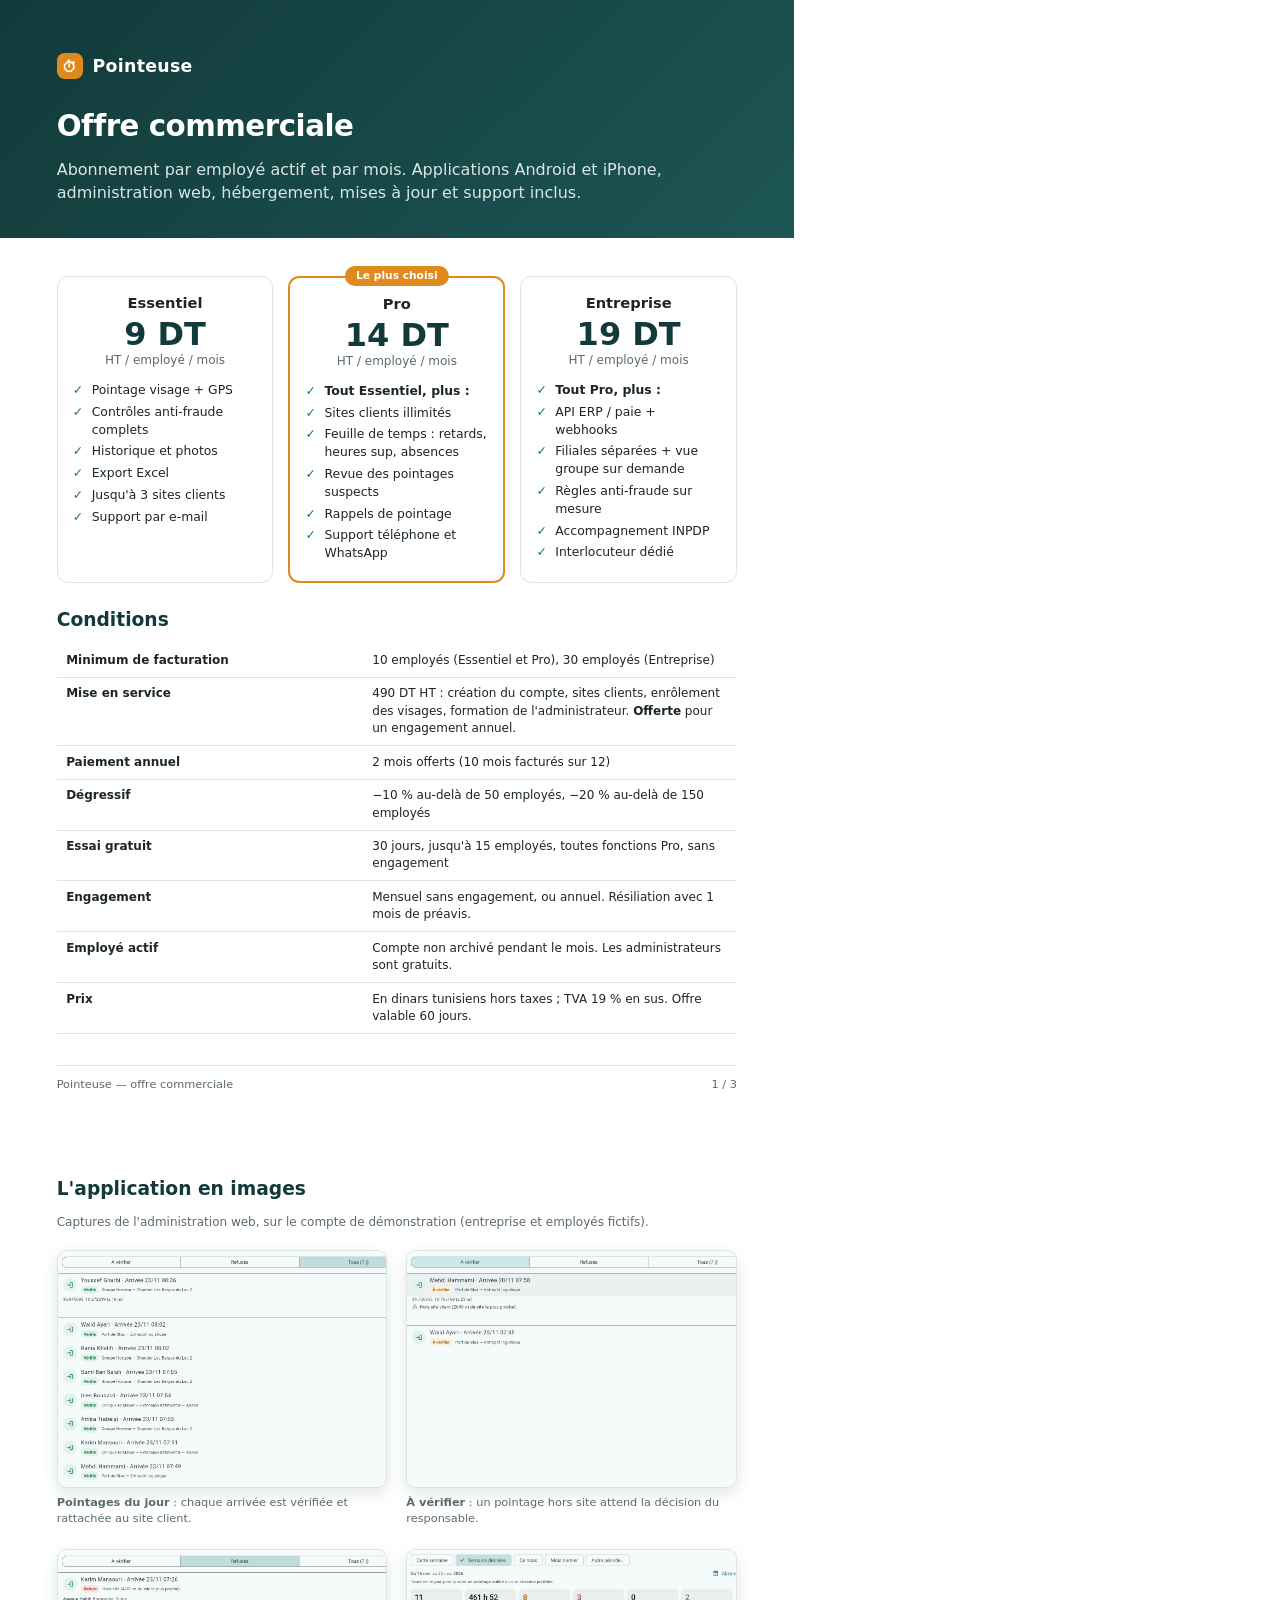
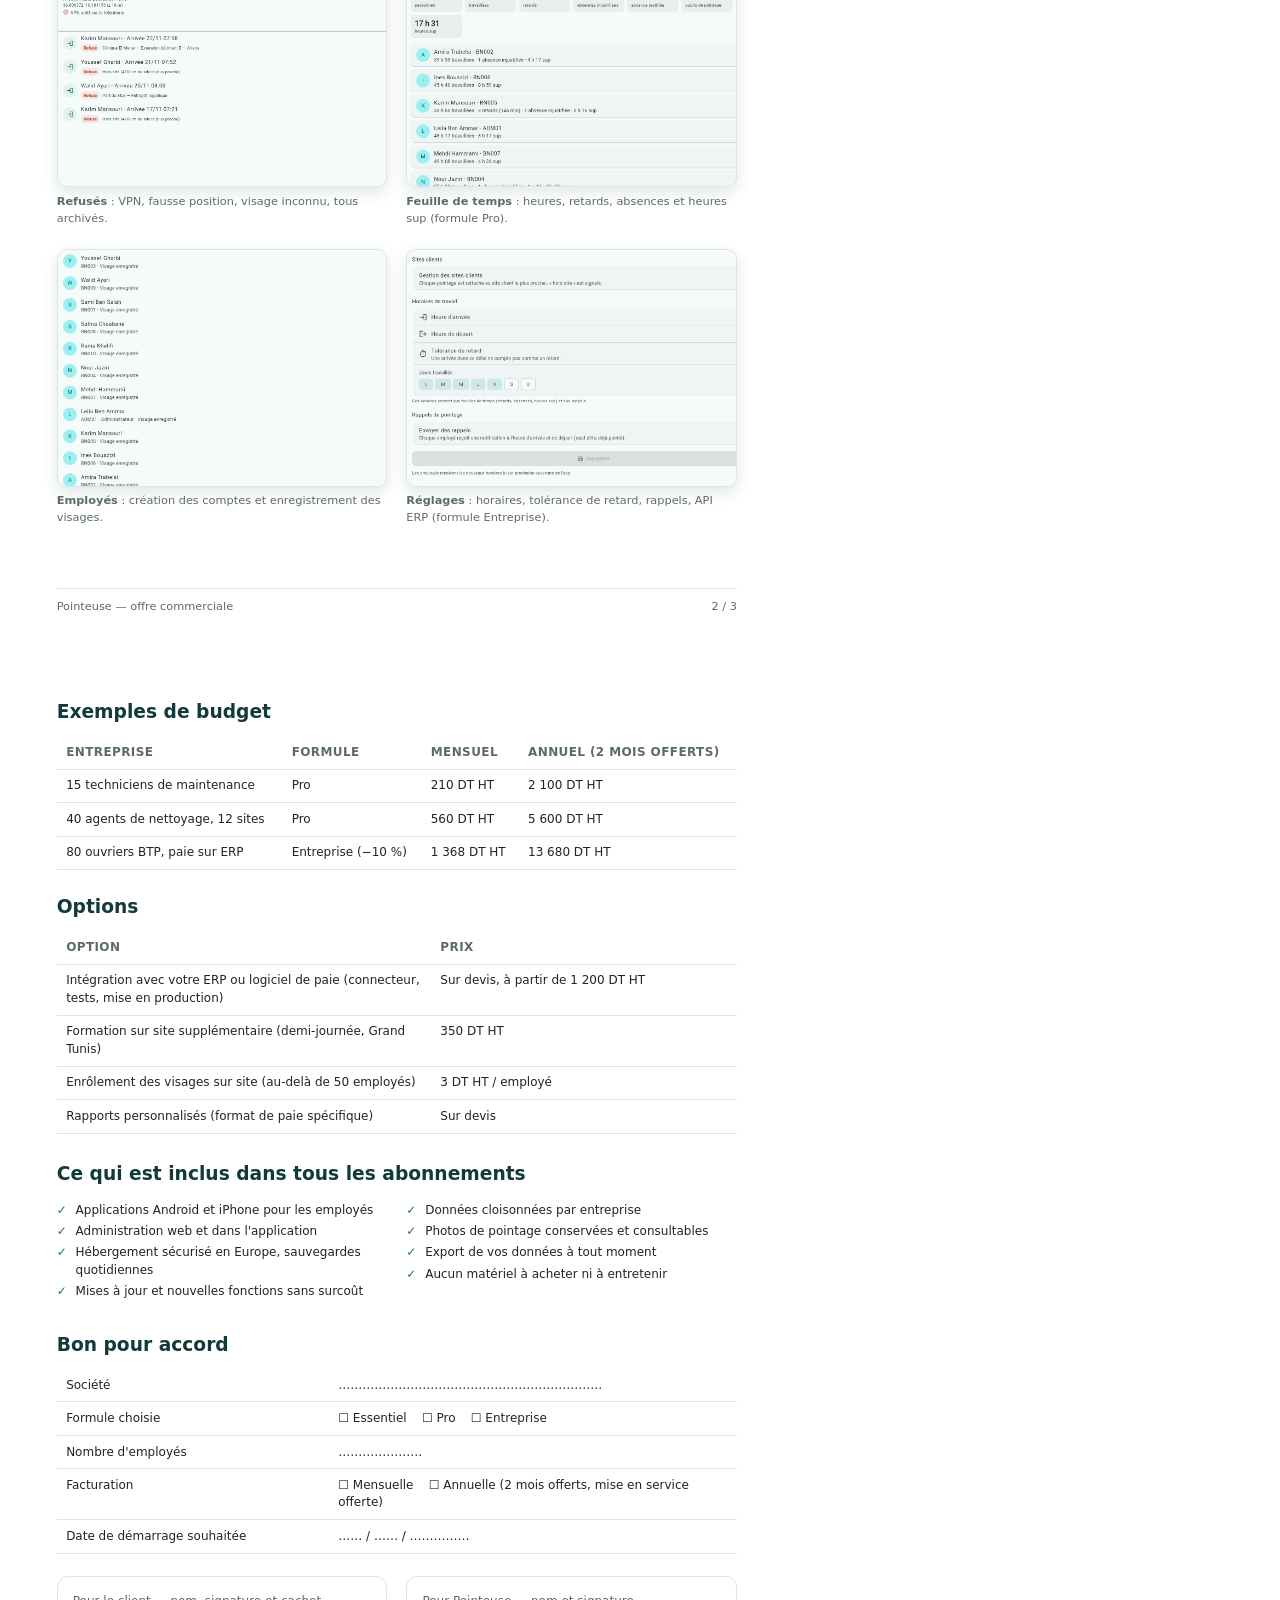
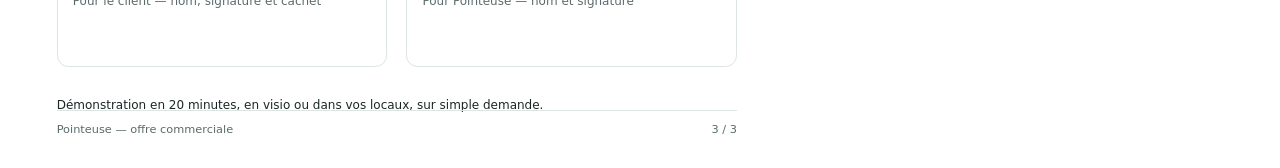
<file: commercial/src/offre.html>
<!doctype html>
<html lang="fr">
<head><meta charset="utf-8"><title>Pointeuse — Offre commerciale</title><link rel="stylesheet" href="style.css"></head>
<body>

<section class="page">
  <div class="hero" style="padding-bottom: 9mm;">
    <div class="logo"><span class="dot">⏱</span> Pointeuse</div>
    <h1 style="font-size: 22pt;">Offre commerciale</h1>
    <p class="lead" style="max-width: none;">Abonnement par employé actif et par mois. Applications Android et iPhone, administration web, hébergement, mises à jour et support inclus.</p>
  </div>

  <div class="pad" style="padding-top: 10mm;">
    <div class="grid3" style="margin-bottom: 6mm;">
      <div class="card price">
        <h3>Essentiel</h3>
        <div class="amt">9 DT</div><div class="unit">HT / employé / mois</div>
        <ul class="check">
          <li>Pointage visage + GPS</li>
          <li>Contrôles anti-fraude complets</li>
          <li>Historique et photos</li>
          <li>Export Excel</li>
          <li>Jusqu'à 3 sites clients</li>
          <li>Support par e-mail</li>
        </ul>
      </div>
      <div class="card price featured">
        <h3>Pro</h3>
        <div class="amt">14 DT</div><div class="unit">HT / employé / mois</div>
        <ul class="check">
          <li><b>Tout Essentiel, plus :</b></li>
          <li>Sites clients illimités</li>
          <li>Feuille de temps : retards, heures sup, absences</li>
          <li>Revue des pointages suspects</li>
          <li>Rappels de pointage</li>
          <li>Support téléphone et WhatsApp</li>
        </ul>
      </div>
      <div class="card price">
        <h3>Entreprise</h3>
        <div class="amt">19 DT</div><div class="unit">HT / employé / mois</div>
        <ul class="check">
          <li><b>Tout Pro, plus :</b></li>
          <li>API ERP / paie + webhooks</li>
          <li>Filiales séparées + vue groupe sur demande</li>
          <li>Règles anti-fraude sur mesure</li>
          <li>Accompagnement INPDP</li>
          <li>Interlocuteur dédié</li>
        </ul>
      </div>
    </div>

    <h2>Conditions</h2>
    <table class="small">
      <tr><td style="width: 45%"><b>Minimum de facturation</b></td><td>10 employés (Essentiel et Pro), 30 employés (Entreprise)</td></tr>
      <tr><td><b>Mise en service</b></td><td>490 DT HT : création du compte, sites clients, enrôlement des visages, formation de l'administrateur. <b>Offerte</b> pour un engagement annuel.</td></tr>
      <tr><td><b>Paiement annuel</b></td><td>2 mois offerts (10 mois facturés sur 12)</td></tr>
      <tr><td><b>Dégressif</b></td><td>−10 % au-delà de 50 employés, −20 % au-delà de 150 employés</td></tr>
      <tr><td><b>Essai gratuit</b></td><td>30 jours, jusqu'à 15 employés, toutes fonctions Pro, sans engagement</td></tr>
      <tr><td><b>Engagement</b></td><td>Mensuel sans engagement, ou annuel. Résiliation avec 1 mois de préavis.</td></tr>
      <tr><td><b>Employé actif</b></td><td>Compte non archivé pendant le mois. Les administrateurs sont gratuits.</td></tr>
      <tr><td><b>Prix</b></td><td>En dinars tunisiens hors taxes ; TVA 19 % en sus. Offre valable 60 jours.</td></tr>
    </table>


  </div>
  <div class="footer"><span>Pointeuse — offre commerciale</span><span>1 / 3</span></div>
</section>

<section class="page">
  <div class="pad">
    <h2>L'application en images</h2>
    <p class="small muted" style="margin-bottom: 5mm;">Captures de l'administration web, sur le compte de démonstration (entreprise et employés fictifs).</p>
    <div class="grid2" style="row-gap: 6mm;">
      <div><div class="shot" style="height: 63mm;"><img style="width: 150%; height: auto; margin-left: -24%; margin-top: -5mm;" src="../captures/06_pointages_7j.png" alt=""></div><div class="shot-cap"><b>Pointages du jour</b> : chaque arrivée est vérifiée et rattachée au site client.</div></div>
      <div><div class="shot" style="height: 63mm;"><img style="width: 150%; height: auto; margin-left: -24%; margin-top: -5mm;" src="../captures/07_a_verifier.png" alt=""></div><div class="shot-cap"><b>À vérifier</b> : un pointage hors site attend la décision du responsable.</div></div>
      <div><div class="shot" style="height: 63mm;"><img style="width: 150%; height: auto; margin-left: -24%; margin-top: -5mm;" src="../captures/08_refuses.png" alt=""></div><div class="shot-cap"><b>Refusés</b> : VPN, fausse position, visage inconnu, tous archivés.</div></div>
      <div><div class="shot" style="height: 63mm;"><img style="width: 150%; height: auto; margin-left: -24%; margin-top: -5mm;" src="../captures/09_feuille_de_temps.png" alt=""></div><div class="shot-cap"><b>Feuille de temps</b> : heures, retards, absences et heures sup (formule Pro).</div></div>
      <div><div class="shot" style="height: 63mm;"><img style="width: 150%; height: auto; margin-left: -24%; margin-top: -5mm;" src="../captures/10_employes.png" alt=""></div><div class="shot-cap"><b>Employés</b> : création des comptes et enregistrement des visages.</div></div>
      <div><div class="shot" style="height: 63mm;"><img style="width: 150%; height: auto; margin-left: -24%; margin-top: -5mm;" src="../captures/12_reglages.png" alt=""></div><div class="shot-cap"><b>Réglages</b> : horaires, tolérance de retard, rappels, API ERP (formule Entreprise).</div></div>
    </div>
  </div>
  <div class="footer"><span>Pointeuse — offre commerciale</span><span>2 / 3</span></div>
</section>

<section class="page">
  <div class="pad">
    <h2>Exemples de budget</h2>
    <table class="small" style="margin-bottom: 6mm;">
      <tr><th>Entreprise</th><th>Formule</th><th>Mensuel</th><th>Annuel (2 mois offerts)</th></tr>
      <tr><td>15 techniciens de maintenance</td><td>Pro</td><td>210 DT HT</td><td>2 100 DT HT</td></tr>
      <tr><td>40 agents de nettoyage, 12 sites</td><td>Pro</td><td>560 DT HT</td><td>5 600 DT HT</td></tr>
      <tr><td>80 ouvriers BTP, paie sur ERP</td><td>Entreprise (−10 %)</td><td>1 368 DT HT</td><td>13 680 DT HT</td></tr>
    </table>

    <h2>Options</h2>
    <table class="small" style="margin-bottom: 7mm;">
      <tr><th style="width: 55%">Option</th><th>Prix</th></tr>
      <tr><td>Intégration avec votre ERP ou logiciel de paie (connecteur, tests, mise en production)</td><td>Sur devis, à partir de 1 200 DT HT</td></tr>
      <tr><td>Formation sur site supplémentaire (demi-journée, Grand Tunis)</td><td>350 DT HT</td></tr>
      <tr><td>Enrôlement des visages sur site (au-delà de 50 employés)</td><td>3 DT HT / employé</td></tr>
      <tr><td>Rapports personnalisés (format de paie spécifique)</td><td>Sur devis</td></tr>
    </table>

    <h2>Ce qui est inclus dans tous les abonnements</h2>
    <div class="grid2" style="margin-bottom: 7mm;">
      <ul class="check small">
        <li>Applications Android et iPhone pour les employés</li>
        <li>Administration web et dans l'application</li>
        <li>Hébergement sécurisé en Europe, sauvegardes quotidiennes</li>
        <li>Mises à jour et nouvelles fonctions sans surcoût</li>
      </ul>
      <ul class="check small">
        <li>Données cloisonnées par entreprise</li>
        <li>Photos de pointage conservées et consultables</li>
        <li>Export de vos données à tout moment</li>
        <li>Aucun matériel à acheter ni à entretenir</li>
      </ul>
    </div>

    <h2>Bon pour accord</h2>
    <table class="small" style="margin-bottom: 6mm;">
      <tr><td style="width: 40%">Société</td><td>…………………………………………………………</td></tr>
      <tr><td>Formule choisie</td><td>☐ Essentiel &nbsp;&nbsp; ☐ Pro &nbsp;&nbsp; ☐ Entreprise</td></tr>
      <tr><td>Nombre d'employés</td><td>…………………</td></tr>
      <tr><td>Facturation</td><td>☐ Mensuelle &nbsp;&nbsp; ☐ Annuelle (2 mois offerts, mise en service offerte)</td></tr>
      <tr><td>Date de démarrage souhaitée</td><td>…… / …… / ……………</td></tr>
    </table>
    <div class="grid2" style="margin-bottom: 8mm;">
      <div class="card" style="height: 24mm;"><div class="small muted">Pour le client — nom, signature et cachet</div></div>
      <div class="card" style="height: 24mm;"><div class="small muted">Pour Pointeuse — nom et signature</div></div>
    </div>

<p class="small">Démonstration en 20 minutes, en visio ou dans vos locaux, sur simple demande.</p>
    </div>
  <div class="footer"><span>Pointeuse — offre commerciale</span><span>3 / 3</span></div>
</section>
</body>
</html>
</file>
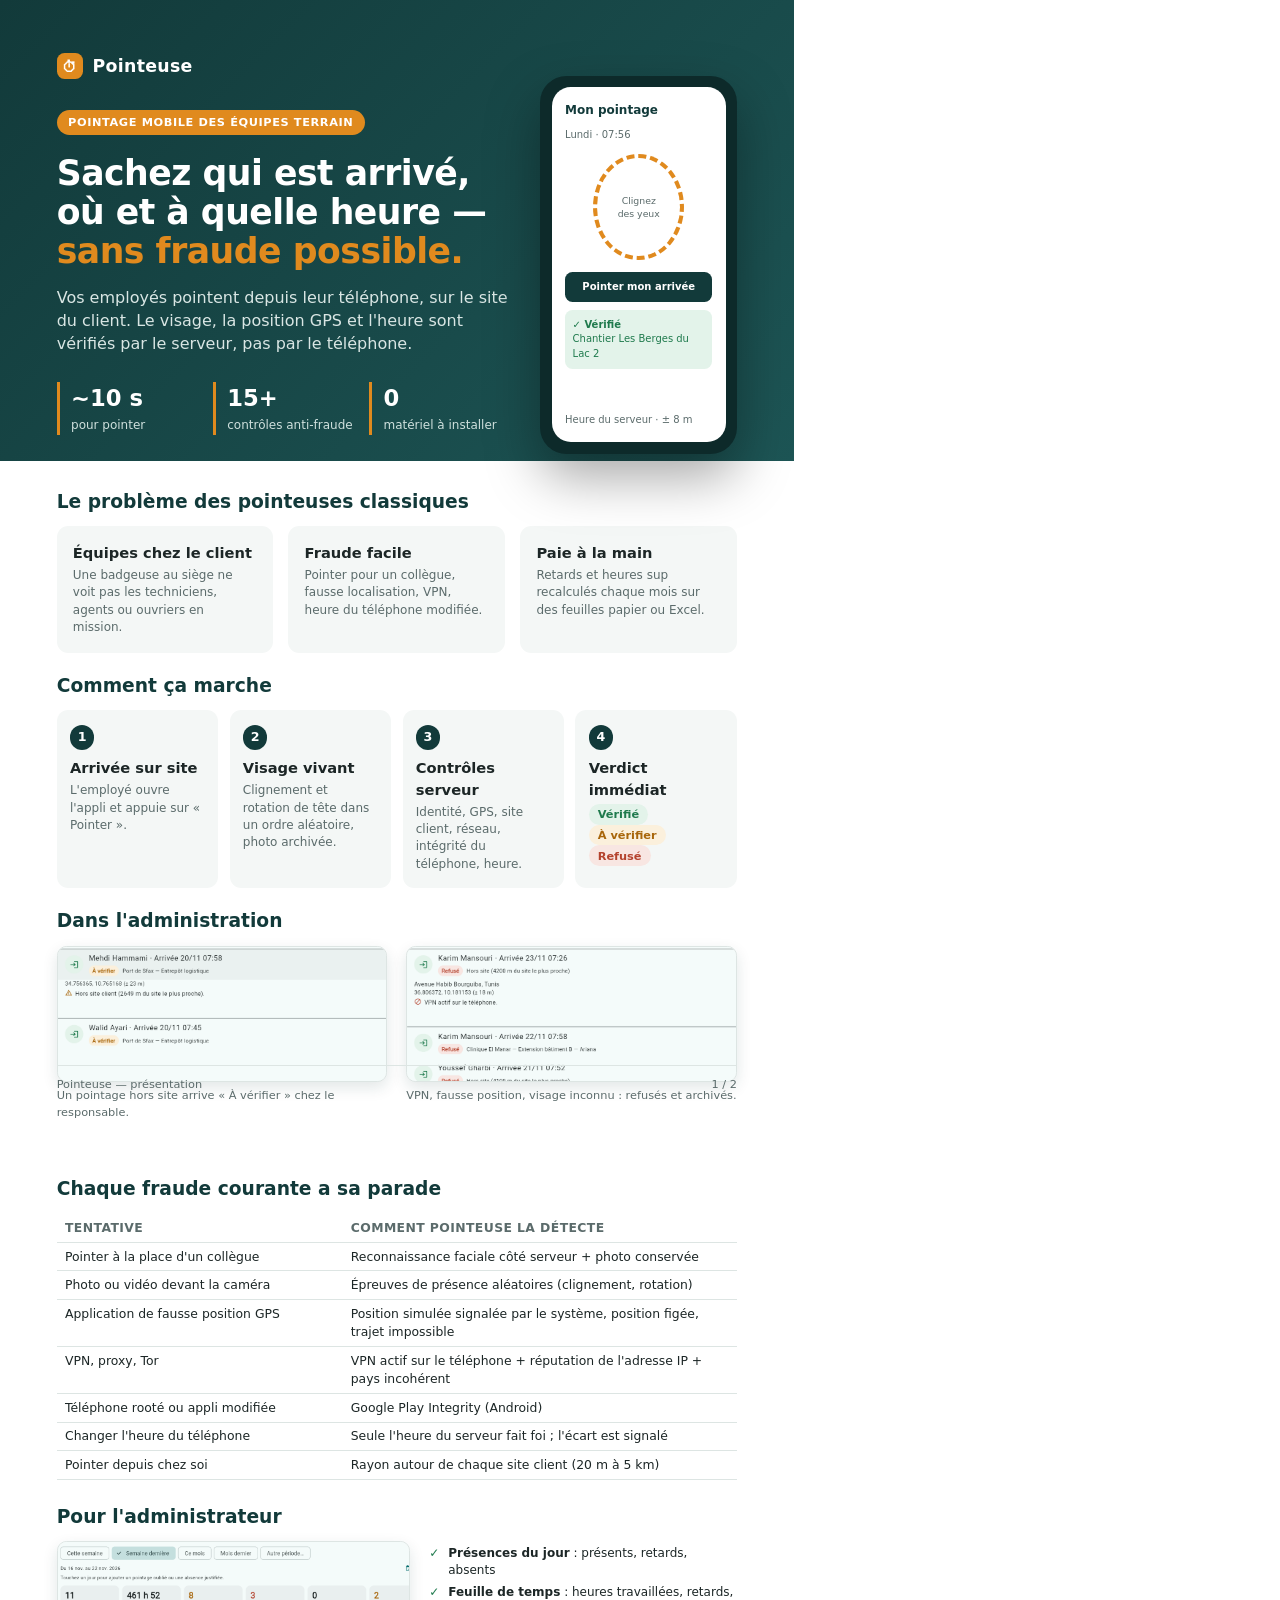
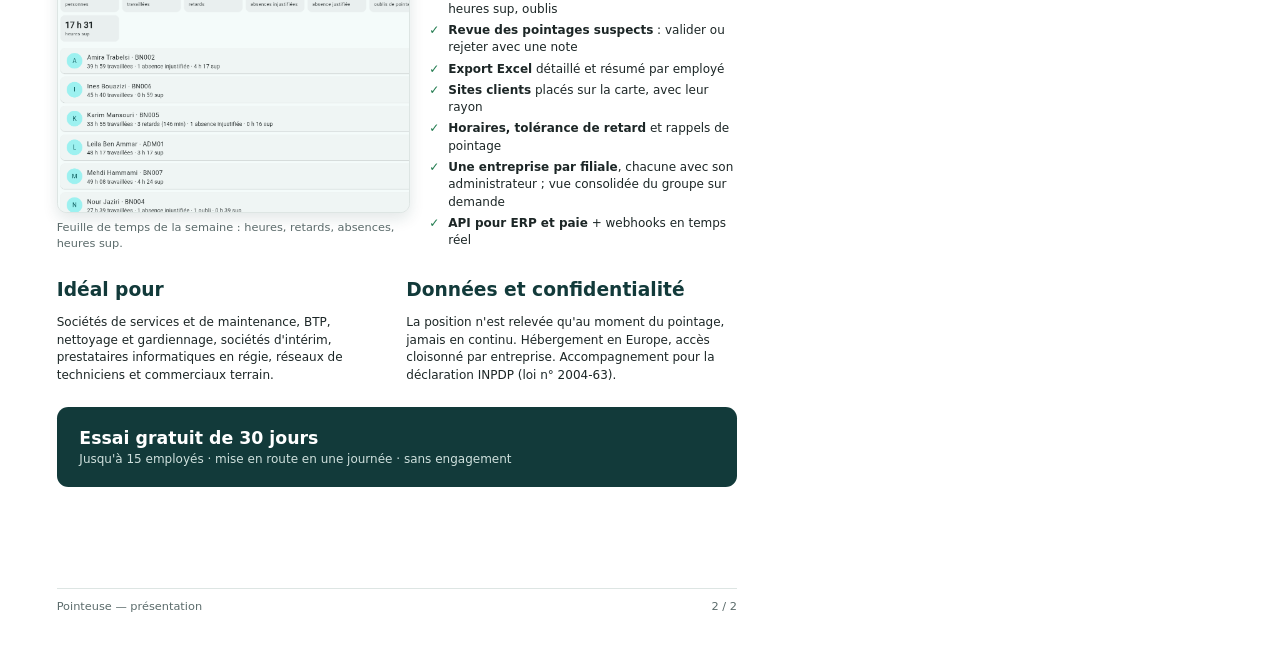
<file: commercial/src/presentation.html>
<!doctype html>
<html lang="fr">
<head><meta charset="utf-8"><title>Pointeuse — Présentation</title><link rel="stylesheet" href="style.css"></head>
<body>

<!-- ============================ PAGE 1 ============================ -->
<section class="page">
  <div class="hero" style="height: 122mm;">
    <div class="logo"><span class="dot">⏱</span> Pointeuse</div>
    <span class="tag">Pointage mobile des équipes terrain</span>
    <h1>Sachez qui est arrivé,<br>où et à quelle heure —<br><span style="color: var(--accent)">sans fraude possible.</span></h1>
    <p class="lead">Vos employés pointent depuis leur téléphone, sur le site du client. Le visage, la position GPS et l'heure sont vérifiés par le serveur, pas par le téléphone.</p>
    <div class="kpi" style="max-width: 120mm;">
      <div><b>~10 s</b><span>pour pointer</span></div>
      <div><b>15+</b><span>contrôles anti-fraude</span></div>
      <div><b>0</b><span>matériel à installer</span></div>
    </div>
    <div class="phone">
      <div class="screen">
        <div class="bar">Mon pointage</div>
        <div class="muted">Lundi · 07:56</div>
        <div class="face">Clignez<br>des yeux</div>
        <div class="btn">Pointer mon arrivée</div>
        <div class="res">✓ Vérifié<br><span style="font-weight:500">Chantier Les Berges du Lac 2</span></div>
        <div class="muted" style="margin-top:auto">Heure du serveur · ± 8 m</div>
      </div>
    </div>
  </div>

  <div class="pad" style="padding-top: 7mm;">
    <h2>Le problème des pointeuses classiques</h2>
    <div class="grid3" style="margin-bottom: 5mm;">
      <div class="card soft"><h3>Équipes chez le client</h3><p class="small muted">Une badgeuse au siège ne voit pas les techniciens, agents ou ouvriers en mission.</p></div>
      <div class="card soft"><h3>Fraude facile</h3><p class="small muted">Pointer pour un collègue, fausse localisation, VPN, heure du téléphone modifiée.</p></div>
      <div class="card soft"><h3>Paie à la main</h3><p class="small muted">Retards et heures sup recalculés chaque mois sur des feuilles papier ou Excel.</p></div>
    </div>

    <h2>Comment ça marche</h2>
    <div class="steps">
      <div class="step"><h3>Arrivée sur site</h3><p class="small muted">L'employé ouvre l'appli et appuie sur « Pointer ».</p></div>
      <div class="step"><h3>Visage vivant</h3><p class="small muted">Clignement et rotation de tête dans un ordre aléatoire, photo archivée.</p></div>
      <div class="step"><h3>Contrôles serveur</h3><p class="small muted">Identité, GPS, site client, réseau, intégrité du téléphone, heure.</p></div>
      <div class="step"><h3>Verdict immédiat</h3><p class="small muted"><span class="pill ok">Vérifié</span> <span class="pill warn">À vérifier</span> <span class="pill bad">Refusé</span></p></div>
    </div>

    <h2 style="margin-top: 5mm;">Dans l'administration</h2>
    <div class="grid2">
      <div><div class="shot" style="height: 36mm;"><img style="width: 200%; height: auto; margin-left: -32%; margin-top: -14mm;" src="../captures/07_a_verifier.png" alt=""></div><div class="shot-cap">Un pointage hors site arrive « À vérifier » chez le responsable.</div></div>
      <div><div class="shot" style="height: 36mm;"><img style="width: 200%; height: auto; margin-left: -32%; margin-top: -14mm;" src="../captures/08_refuses.png" alt=""></div><div class="shot-cap">VPN, fausse position, visage inconnu : refusés et archivés.</div></div>
    </div>
  </div>
  <div class="footer"><span>Pointeuse — présentation</span><span>1 / 2</span></div>
</section>

<!-- ============================ PAGE 2 ============================ -->
<section class="page">
  <div class="pad">
    <h2>Chaque fraude courante a sa parade</h2>
    <table class="compact" style="margin-bottom: 6mm;">
      <tr><th style="width: 42%">Tentative</th><th>Comment Pointeuse la détecte</th></tr>
      <tr><td>Pointer à la place d'un collègue</td><td>Reconnaissance faciale côté serveur + photo conservée</td></tr>
      <tr><td>Photo ou vidéo devant la caméra</td><td>Épreuves de présence aléatoires (clignement, rotation)</td></tr>
      <tr><td>Application de fausse position GPS</td><td>Position simulée signalée par le système, position figée, trajet impossible</td></tr>
      <tr><td>VPN, proxy, Tor</td><td>VPN actif sur le téléphone + réputation de l'adresse IP + pays incohérent</td></tr>
      <tr><td>Téléphone rooté ou appli modifiée</td><td>Google Play Integrity (Android)</td></tr>
      <tr><td>Changer l'heure du téléphone</td><td>Seule l'heure du serveur fait foi ; l'écart est signalé</td></tr>
      <tr><td>Pointer depuis chez soi</td><td>Rayon autour de chaque site client (20 m à 5 km)</td></tr>
    </table>

    <h2>Pour l'administrateur</h2>
    <div style="display: grid; grid-template-columns: 1.15fr 1fr; gap: 5mm; margin-bottom: 6mm; align-items: start;">
      <div><div class="shot" style="height: 72mm;"><img style="width: 160%; height: auto; margin-left: -26%; margin-top: -6mm;" src="../captures/09_feuille_de_temps.png" alt=""></div><div class="shot-cap">Feuille de temps de la semaine : heures, retards, absences, heures sup.</div></div>
      <ul class="check small">
        <li><b>Présences du jour</b> : présents, retards, absents</li>
        <li><b>Feuille de temps</b> : heures travaillées, retards, heures sup, oublis</li>
        <li><b>Revue des pointages suspects</b> : valider ou rejeter avec une note</li>
        <li><b>Export Excel</b> détaillé et résumé par employé</li>
        <li><b>Sites clients</b> placés sur la carte, avec leur rayon</li>
        <li><b>Horaires, tolérance de retard</b> et rappels de pointage</li>
        <li><b>Une entreprise par filiale</b>, chacune avec son administrateur ; vue consolidée du groupe sur demande</li>
        <li><b>API pour ERP et paie</b> + webhooks en temps réel</li>
      </ul>
    </div>

    <div class="grid2" style="margin-bottom: 6mm;">
      <div>
        <h2>Idéal pour</h2>
        <p class="small">Sociétés de services et de maintenance, BTP, nettoyage et gardiennage, sociétés d'intérim, prestataires informatiques en régie, réseaux de techniciens et commerciaux terrain.</p>
      </div>
      <div>
        <h2>Données et confidentialité</h2>
        <p class="small">La position n'est relevée qu'au moment du pointage, jamais en continu. Hébergement en Europe, accès cloisonné par entreprise. Accompagnement pour la déclaration INPDP (loi n° 2004-63).</p>
      </div>
    </div>

    <div class="cta">
      <div>
        <div style="font-size: 13pt; font-weight: 800;">Essai gratuit de 30 jours</div>
        <div class="small" style="color:#cfe0dd">Jusqu'à 15 employés · mise en route en une journée · sans engagement</div>
      </div>
    </div>
  </div>
  <div class="footer"><span>Pointeuse — présentation</span><span>2 / 2</span></div>
</section>
</body>
</html>
</file>
<file: commercial/src/style.css>
@page { size: A4; margin: 0; }
* { box-sizing: border-box; margin: 0; padding: 0; }
:root {
  --brand: #123A3A; --brand2: #1d5555; --accent: #E08A1E; --ok: #1F7A4D; --warn: #A8660B; --bad: #B4432E;
  --okSoft: #E3F3EA; --warnSoft: #FBF0DC; --badSoft: #F8E6E2; --ink: #1C2626; --muted: #5b6b6b; --line: #dde5e3; --bg: #f4f7f6;
}
html, body { font-family: "Segoe UI", system-ui, -apple-system, Roboto, Arial, sans-serif; color: var(--ink); font-size: 10.5pt; line-height: 1.45; -webkit-print-color-adjust: exact; print-color-adjust: exact; }
.page { width: 210mm; height: 297mm; position: relative; overflow: hidden; page-break-after: always; background: #fff; }
.page:last-child { page-break-after: auto; }
.pad { padding: 14mm 15mm 12mm; }
h1 { font-size: 26pt; line-height: 1.12; letter-spacing: -0.5px; }
h2 { font-size: 14pt; color: var(--brand); margin-bottom: 3mm; }
h3 { font-size: 11pt; margin-bottom: 1mm; }
p.lead { font-size: 12pt; color: #d9e6e4; margin-top: 4mm; max-width: 120mm; }
.hero { background: linear-gradient(135deg, var(--brand) 0%, var(--brand2) 100%); color: #fff; padding: 14mm 15mm 12mm; position: relative; }
.hero .tag { display: inline-block; background: var(--accent); color: #fff; font-weight: 700; font-size: 8.5pt; letter-spacing: .6px; text-transform: uppercase; padding: 1.2mm 3mm; border-radius: 10mm; margin-bottom: 5mm; }
.logo { font-weight: 800; font-size: 13pt; letter-spacing: .3px; display: flex; align-items: center; gap: 2.5mm; margin-bottom: 8mm; }
.logo .dot { width: 7mm; height: 7mm; border-radius: 2mm; background: var(--accent); display: grid; place-items: center; font-size: 11pt; }
.grid2 { display: grid; grid-template-columns: 1fr 1fr; gap: 5mm; }
.grid3 { display: grid; grid-template-columns: repeat(3, 1fr); gap: 4mm; }
.card { border: 1px solid var(--line); border-radius: 3mm; padding: 4mm; background: #fff; }
.card.soft { background: var(--bg); border-color: transparent; }
.icon { width: 8mm; height: 8mm; border-radius: 2mm; background: var(--okSoft); color: var(--ok); display: grid; place-items: center; font-weight: 800; margin-bottom: 2mm; font-size: 11pt; }
.muted { color: var(--muted); }
.small { font-size: 9pt; }
ul.check { list-style: none; }
ul.check li { padding-left: 5mm; position: relative; margin: 1mm 0; }
ul.check li::before { content: "✓"; position: absolute; left: 0; color: var(--ok); font-weight: 800; }
table { width: 100%; border-collapse: collapse; }
th, td { text-align: left; padding: 2mm 2.5mm; border-bottom: 1px solid var(--line); vertical-align: top; }
th { font-size: 9pt; text-transform: uppercase; letter-spacing: .4px; color: var(--muted); }
.pill { display: inline-block; padding: .6mm 2.4mm; border-radius: 10mm; font-weight: 700; font-size: 8.5pt; }
.pill.ok { background: var(--okSoft); color: var(--ok); }
.pill.warn { background: var(--warnSoft); color: var(--warn); }
.pill.bad { background: var(--badSoft); color: var(--bad); }
.footer { position: absolute; left: 15mm; right: 15mm; bottom: 8mm; display: flex; justify-content: space-between; font-size: 8.5pt; color: var(--muted); border-top: 1px solid var(--line); padding-top: 2.5mm; }
.steps { display: grid; grid-template-columns: repeat(4, 1fr); gap: 3mm; counter-reset: s; }
.step { background: var(--bg); border-radius: 3mm; padding: 4mm 3.5mm; position: relative; }
.step::before { counter-increment: s; content: counter(s); display: grid; place-items: center; width: 6.5mm; height: 6.5mm; border-radius: 50%; background: var(--brand); color: #fff; font-weight: 800; font-size: 9.5pt; margin-bottom: 2mm; }
.kpi { display: grid; grid-template-columns: repeat(3, 1fr); gap: 4mm; margin-top: 7mm; }
.kpi div { border-left: 3px solid var(--accent); padding-left: 3mm; }
.kpi b { display: block; font-size: 17pt; color: #fff; }
.kpi span { color: #cfe0dd; font-size: 9pt; }
.cta { background: var(--brand); color: #fff; border-radius: 3mm; padding: 5mm 6mm; display: flex; justify-content: space-between; align-items: center; gap: 6mm; }
.cta b { color: var(--accent); }
.phone { position: absolute; right: 15mm; top: 20mm; width: 52mm; height: 100mm; border-radius: 7mm; background: #0d2a2a; padding: 3mm; box-shadow: 0 6mm 14mm rgba(0,0,0,.35); }
.phone .screen { background: #fff; border-radius: 5mm; height: 100%; padding: 4mm 3.5mm; color: var(--ink); font-size: 7.5pt; display: flex; flex-direction: column; gap: 2.2mm; }
.phone .bar { font-weight: 800; color: var(--brand); font-size: 9pt; }
.phone .face { margin: 1mm auto; width: 24mm; height: 28mm; border-radius: 50%; border: 1.2mm dashed var(--accent); display: grid; place-items: center; color: var(--muted); font-size: 7pt; text-align: center; }
.phone .btn { background: var(--brand); color: #fff; text-align: center; border-radius: 2mm; padding: 2mm; font-weight: 700; }
.phone .res { background: var(--okSoft); color: var(--ok); border-radius: 2mm; padding: 2mm; font-weight: 700; }
.price { text-align: center; }
.price .amt { font-size: 24pt; font-weight: 800; color: var(--brand); line-height: 1.1; }
.price .unit { font-size: 9pt; color: var(--muted); }
.price.featured { border: 2px solid var(--accent); position: relative; }
.price.featured::before { content: "Le plus choisi"; position: absolute; top: -3.2mm; left: 50%; transform: translateX(-50%); background: var(--accent); color: #fff; font-size: 8pt; font-weight: 700; padding: .6mm 3mm; border-radius: 10mm; }
.price ul.check { text-align: left; margin-top: 3mm; font-size: 9.3pt; }
.shot { border: 1px solid var(--line); border-radius: 2.5mm; overflow: hidden; box-shadow: 0 1.5mm 4mm rgba(18,58,58,.12); background: #f5f9f8; }
.shot img { display: block; width: 100%; height: 100%; object-fit: cover; object-position: left top; }
.shot-cap { font-size: 8.5pt; color: var(--muted); margin-top: 1.5mm; }
table.compact td, table.compact th { padding: 1.3mm 2.2mm; font-size: 9.3pt; }
</file>
